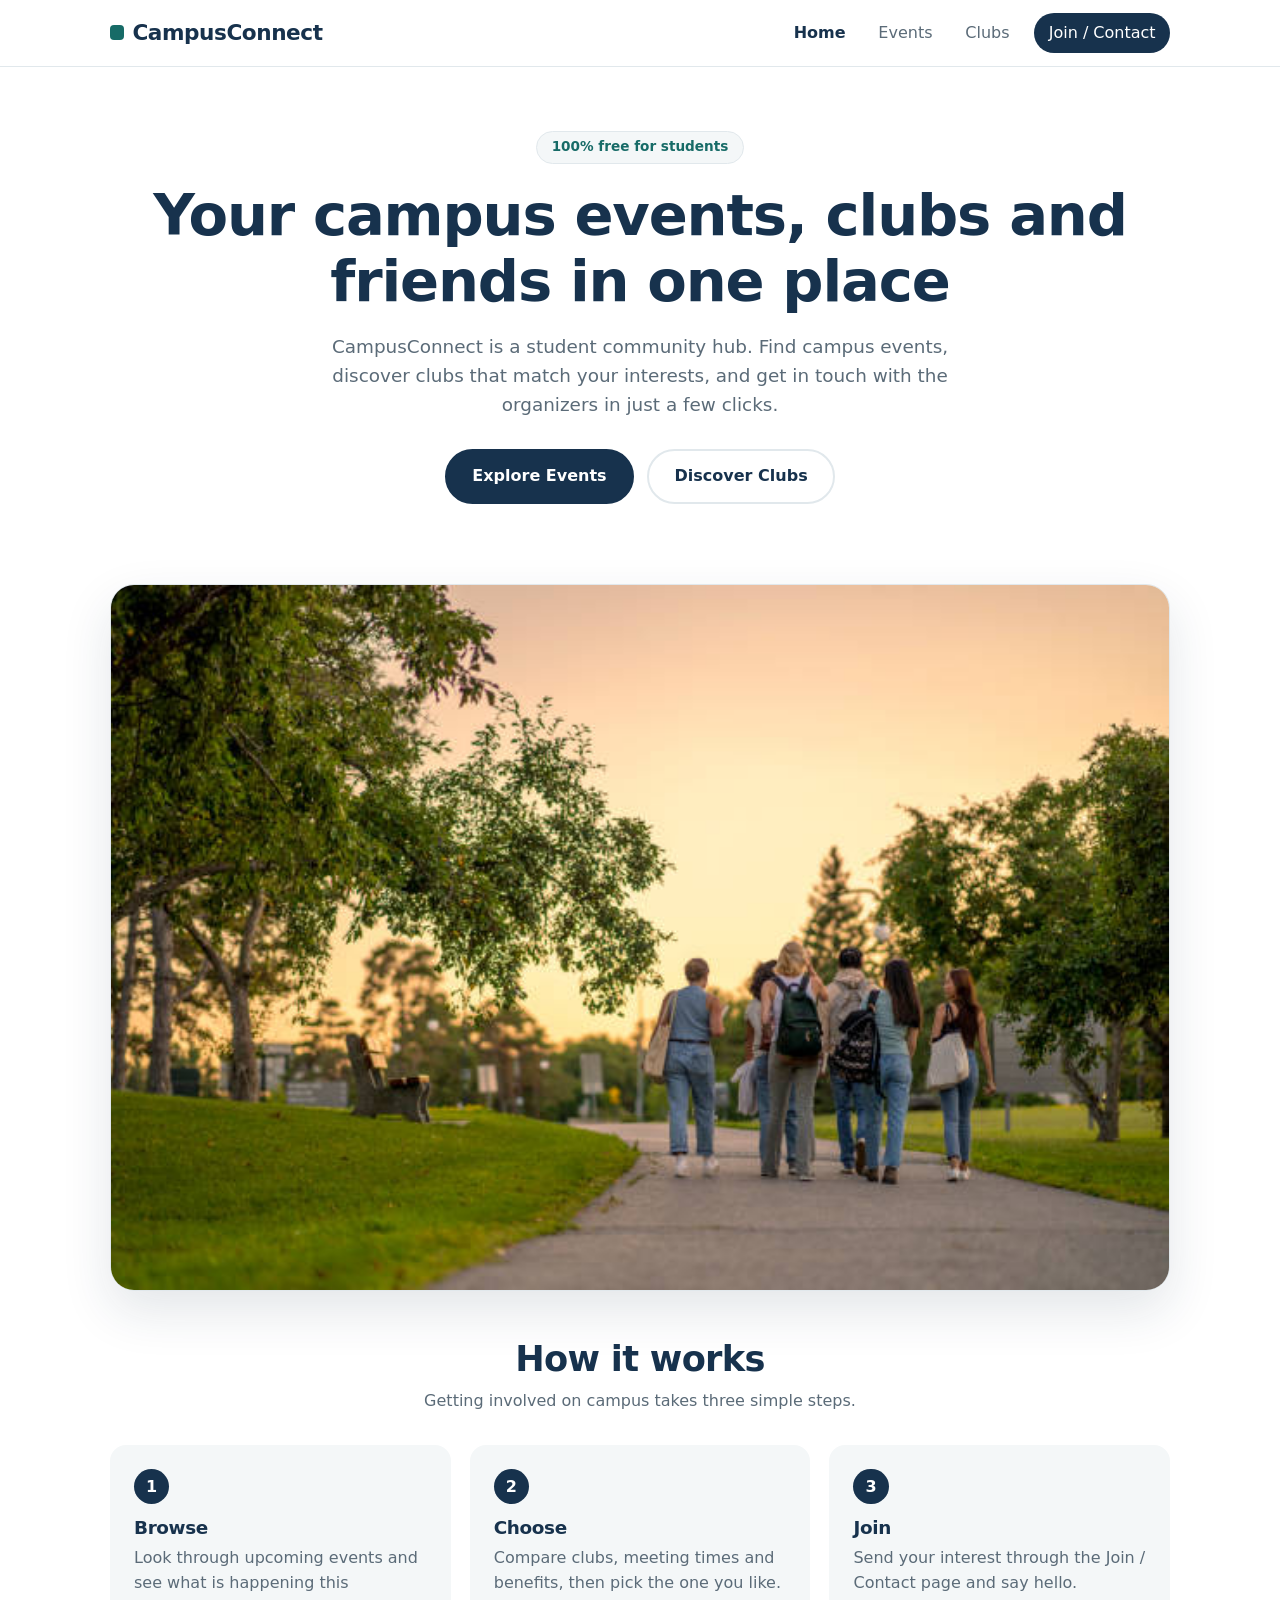
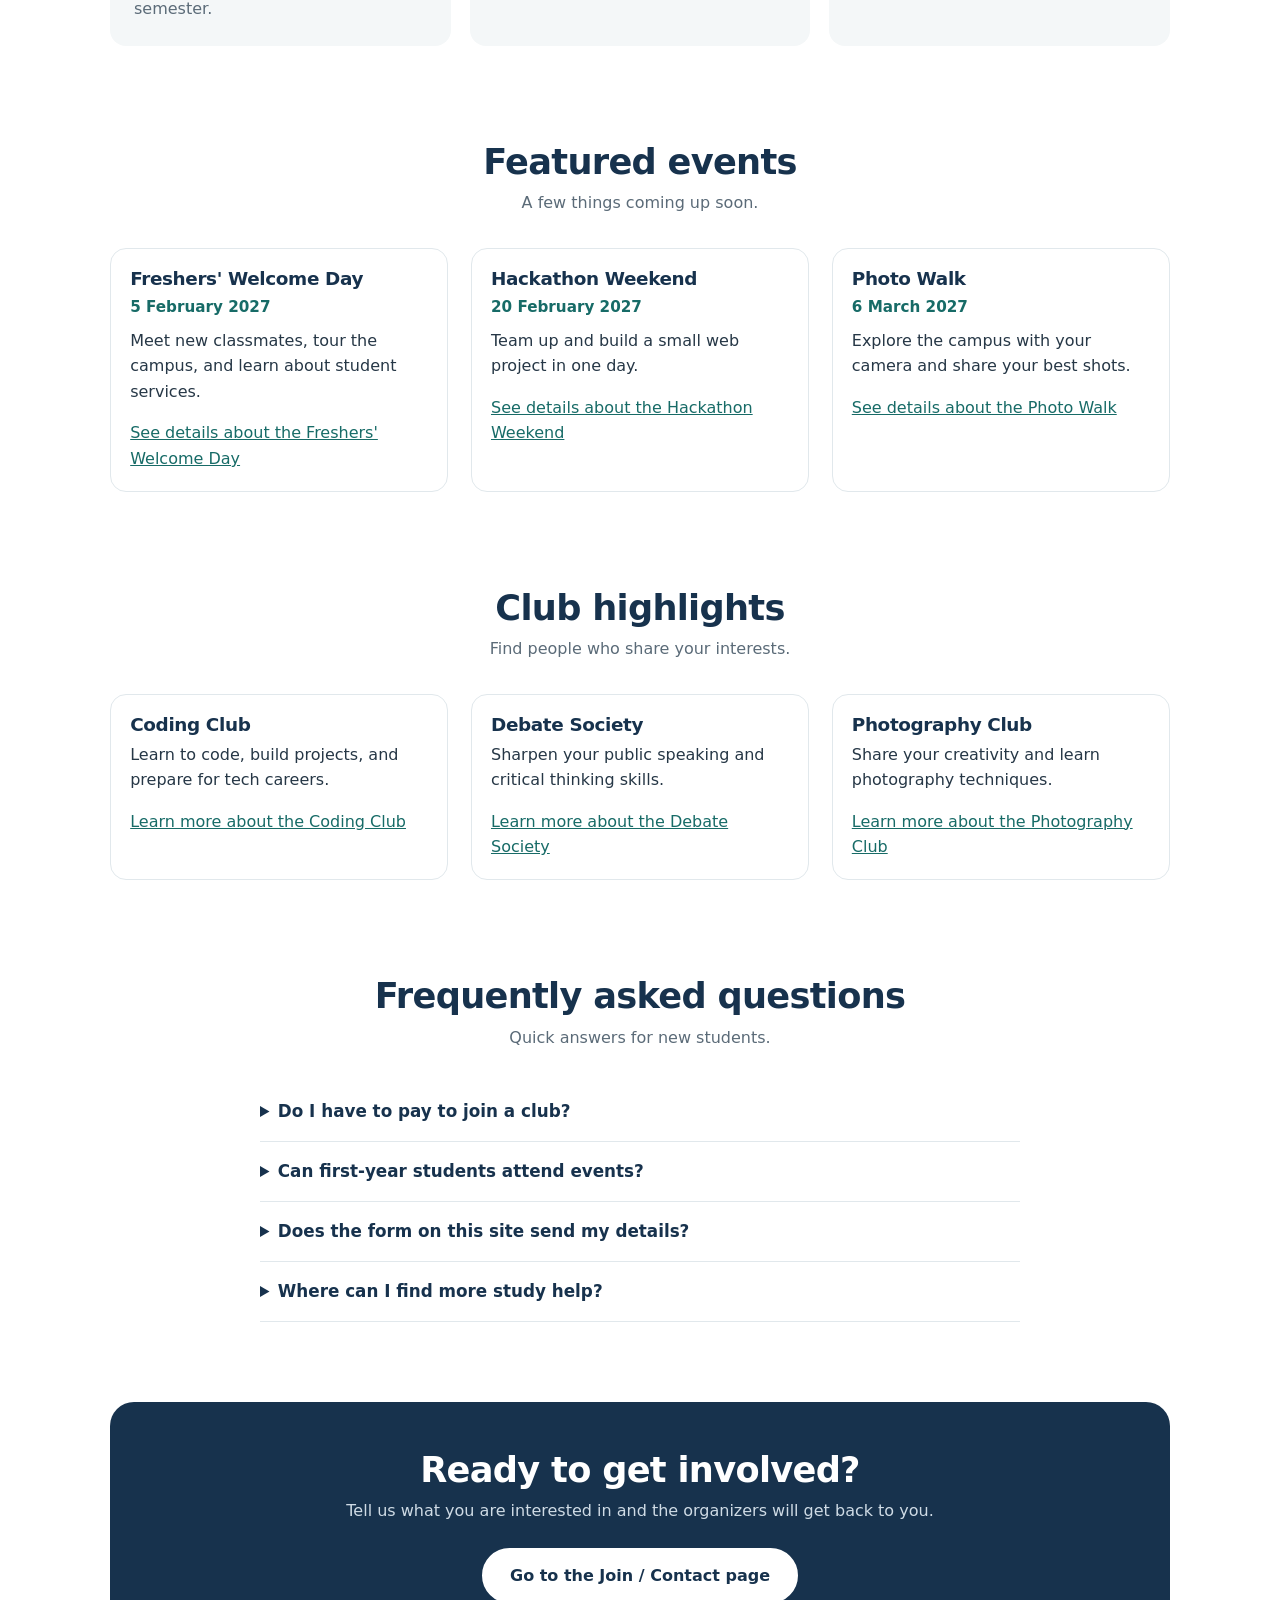
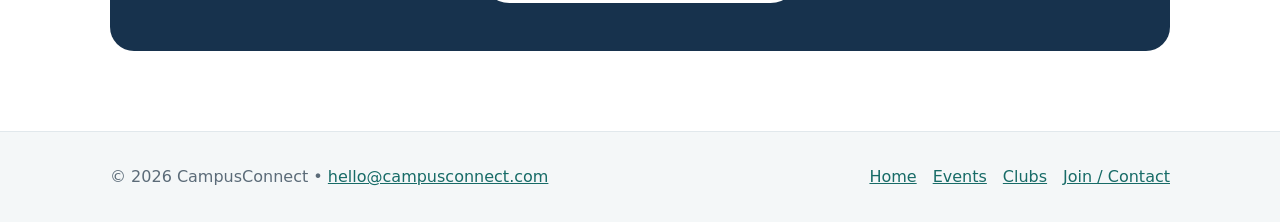
<file: index.html>
<!DOCTYPE html>
<html lang="en">
<head>
  <meta charset="UTF-8">
  <meta name="viewport" content="width=device-width, initial-scale=1.0">
  <title>CampusConnect | Home</title>
  <link rel="stylesheet" href="styles.css">
</head>
<body>
  <a class="skip-link" href="#main">Skip to main content</a>
  <header>
    <div class="header-inner container">
      <a class="site-name" href="index.html">CampusConnect</a>
      <nav aria-label="Main navigation">
        <ul>
          <li><a href="index.html" aria-current="page">Home</a></li>
          <li><a href="events.html">Events</a></li>
          <li><a href="clubs.html">Clubs</a></li>
          <li><a href="contact.html">Join / Contact</a></li>
        </ul>
      </nav>
    </div>
  </header>
  <main id="main">
    <div class="container">
      <section class="hero">
        <span class="badge">100% free for students</span>
        <h1>Your campus events, clubs and friends in one place</h1>
        <p class="lead">CampusConnect is a student community hub. Find campus events, discover clubs that match your interests, and get in touch with the organizers in just a few clicks.</p>
        <div class="hero-buttons">
  <a class="button" href="events.html">Explore Events</a>
  <a class="button button-outline" href="clubs.html">Discover Clubs</a>
</div>
      </section>
        
        <img class="hero-image" src="campus.jpg" alt="Students walking across the campus " width="1000" height="500">
      </section>

      <section>
        <h2 class="section-heading">How it works</h2>
        <p class="section-intro">Getting involved on campus takes three simple steps.</p>
        <div class="steps">
          <div class="step">
            <span class="step-number">1</span>
            <h3>Browse</h3>
            <p>Look through upcoming events and see what is happening this semester.</p>
          </div>
          <div class="step">
            <span class="step-number">2</span>
            <h3>Choose</h3>
            <p>Compare clubs, meeting times and benefits, then pick the one you like.</p>
          </div>
          <div class="step">
            <span class="step-number">3</span>
            <h3>Join</h3>
            <p>Send your interest through the Join / Contact page and say hello.</p>
          </div>
        </div>
      </section>

      <section>
        <h2 class="section-heading">Featured events</h2>
        <p class="section-intro">A few things coming up soon.</p>
        <div class="card-grid">
          <article class="card">
            <h3>Freshers' Welcome Day</h3>
            <p class="meta">5 February 2027</p>
            <p>Meet new classmates, tour the campus, and learn about student services.</p>
            <a href="events.html">See details about the Freshers' Welcome Day</a>
          </article>
          <article class="card">
            <h3>Hackathon Weekend</h3>
            <p class="meta">20 February 2027</p>
            <p>Team up and build a small web project in one day.</p>
            <a href="events.html">See details about the Hackathon Weekend</a>
          </article>
          <article class="card">
            <h3>Photo Walk</h3>
            <p class="meta">6 March 2027</p>
            <p>Explore the campus with your camera and share your best shots.</p>
            <a href="events.html">See details about the Photo Walk</a>
          </article>
        </div>
      </section>

      <section>
        <h2 class="section-heading">Club highlights</h2>
        <p class="section-intro">Find people who share your interests.</p>
        <div class="card-grid">
          <article class="card">
            <h3>Coding Club</h3>
            <p>Learn to code, build projects, and prepare for tech careers.</p>
            <a href="clubs.html">Learn more about the Coding Club</a>
          </article>
          <article class="card">
            <h3>Debate Society</h3>
            <p>Sharpen your public speaking and critical thinking skills.</p>
            <a href="clubs.html">Learn more about the Debate Society</a>
          </article>
          <article class="card">
            <h3>Photography Club</h3>
            <p>Share your creativity and learn photography techniques.</p>
            <a href="clubs.html">Learn more about the Photography Club</a>
          </article>
        </div>
      </section>

      <section>
        <h2 class="section-heading">Frequently asked questions</h2>
        <p class="section-intro">Quick answers for new students.</p>
        <div class="faq">
          <details>
            <summary>Do I have to pay to join a club?</summary>
            <p>No. All clubs listed on CampusConnect are free to join for registered students.</p>
          </details>
          <details>
            <summary>Can first-year students attend events?</summary>
            <p>Yes. Most events are open to everyone, and some are made especially for new students.</p>
          </details>
          <details>
            <summary>Does the form on this site send my details?</summary>
            <p>No. The form is a practice form only, so your information is not sent or stored.</p>
          </details>
          <details>
            <summary>Where can I find more study help?</summary>
            <p>Visit the <a href="https://www.tutorialspoint.com/html/" target="_blank" rel="noopener">TutorialsPoint HTML tutorial (opens in a new tab)</a> for free learning material.</p>
          </details>
        </div>
      </section>

      <section class="cta">
        <h2>Ready to get involved?</h2>
        <p>Tell us what you are interested in and the organizers will get back to you.</p>
        <a class="button" href="contact.html">Go to the Join / Contact page</a>
      </section>
    </div>
  </main>
  <footer>
    <div class="container footer-inner">
      <p>&copy; 2026 CampusConnect &bull; <a href="mailto:hello@campusconnect.com">hello@campusconnect.com</a></p>
      <ul>
        <li><a href="index.html">Home</a></li>
        <li><a href="events.html">Events</a></li>
        <li><a href="clubs.html">Clubs</a></li>
        <li><a href="contact.html">Join / Contact</a></li>
      </ul>
    </div>
  </footer>
</body>
</html>
</file>
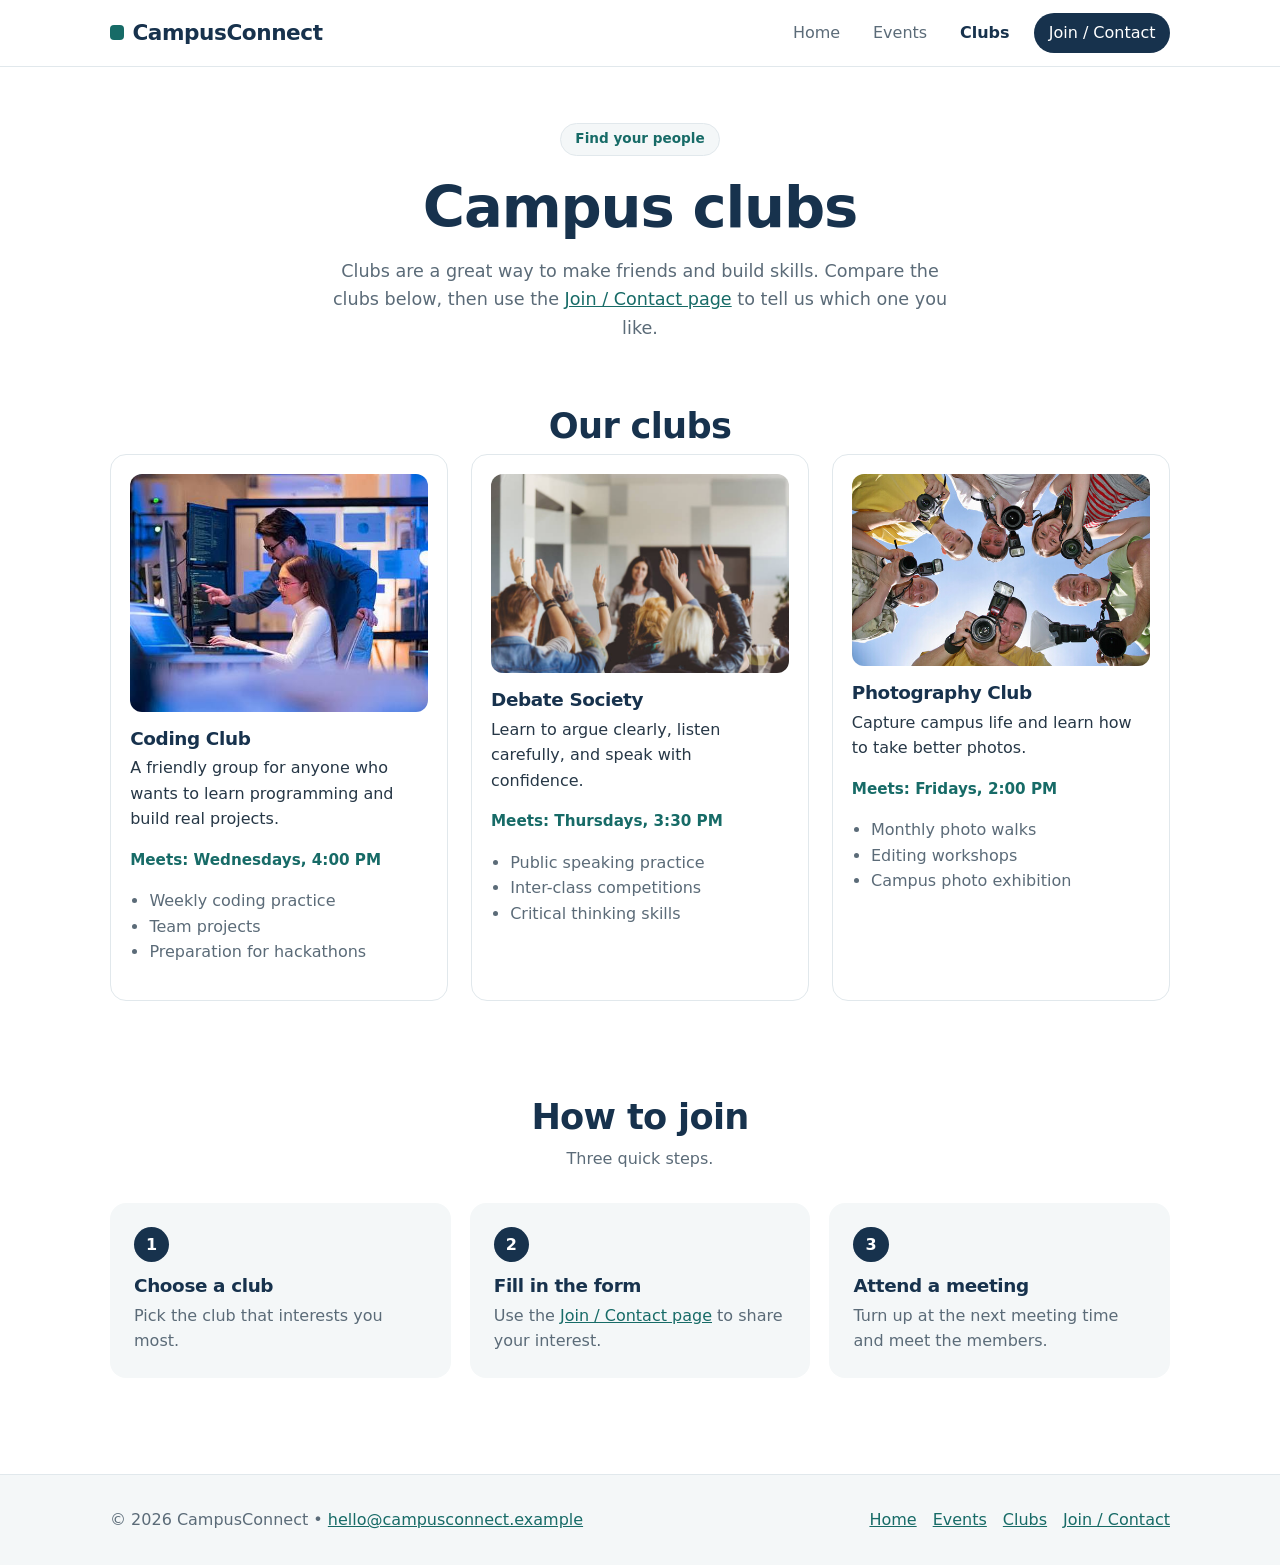
<file: clubs.html>
<!DOCTYPE html>
<html lang="en">
<head>
  <meta charset="UTF-8">
  <meta name="viewport" content="width=device-width, initial-scale=1.0">
  <title>CampusConnect | Clubs</title>
  <link rel="stylesheet" href="styles.css">
</head>
<body>
  <a class="skip-link" href="#main">Skip to main content</a>
  <header>
    <div class="header-inner container">
      <a class="site-name" href="index.html">CampusConnect</a>
      <nav aria-label="Main navigation">
        <ul>
          <li><a href="index.html">Home</a></li>
          <li><a href="events.html">Events</a></li>
          <li><a href="clubs.html" aria-current="page">Clubs</a></li>
          <li><a href="contact.html">Join / Contact</a></li>
        </ul>
      </nav>
    </div>
  </header>
  <main id="main">
    <div class="container">
      <div class="page-title">
        <span class="badge">Find your people</span>
        <h1>Campus clubs</h1>
        <p>Clubs are a great way to make friends and build skills. Compare the clubs below, then use the <a href="contact.html">Join / Contact page</a> to tell us which one you like.</p>
      </div>

      <section>
        <h2 class="section-heading">Our clubs</h2>
        <div class="card-grid">
          <article class="card">
            <img src="club-1.jpg" alt="Members of the Coding Club working on laptops" width="600" height="400">
            <h3>Coding Club</h3>
            <p>A friendly group for anyone who wants to learn programming and build real projects.</p>
            <p class="meta">Meets: Wednesdays, 4:00 PM</p>
            <ul><li>Weekly coding practice</li><li>Team projects</li><li>Preparation for hackathons</li></ul>
          </article>
          <article class="card">
            <img src="club-2.jpg" alt="Debate Society members during a debate" width="600" height="400">
            <h3>Debate Society</h3>
            <p>Learn to argue clearly, listen carefully, and speak with confidence.</p>
            <p class="meta">Meets: Thursdays, 3:30 PM</p>
            <ul><li>Public speaking practice</li><li>Inter-class competitions</li><li>Critical thinking skills</li></ul>
          </article>
          <article class="card">
            <img src="club-3.jpg" alt="Photography Club members with cameras" width="600" height="400">
            <h3>Photography Club</h3>
            <p>Capture campus life and learn how to take better photos.</p>
            <p class="meta">Meets: Fridays, 2:00 PM</p>
            <ul><li>Monthly photo walks</li><li>Editing workshops</li><li>Campus photo exhibition</li></ul>
          </article>
        </div>
      </section>

      <section>
        <h2 class="section-heading">How to join</h2>
        <p class="section-intro">Three quick steps.</p>
        <div class="steps">
          <div class="step"><span class="step-number">1</span><h3>Choose a club</h3><p>Pick the club that interests you most.</p></div>
          <div class="step"><span class="step-number">2</span><h3>Fill in the form</h3><p>Use the <a href="contact.html">Join / Contact page</a> to share your interest.</p></div>
          <div class="step"><span class="step-number">3</span><h3>Attend a meeting</h3><p>Turn up at the next meeting time and meet the members.</p></div>
        </div>
      </section>
    </div>
  </main>
  <footer>
    <div class="container footer-inner">
      <p>&copy; 2026 CampusConnect &bull; <a href="mailto:hello@campusconnect.example">hello@campusconnect.example</a></p>
      <ul>
        <li><a href="index.html">Home</a></li>
        <li><a href="events.html">Events</a></li>
        <li><a href="clubs.html">Clubs</a></li>
        <li><a href="contact.html">Join / Contact</a></li>
      </ul>
    </div>
  </footer>
</body>
</html>
</file>
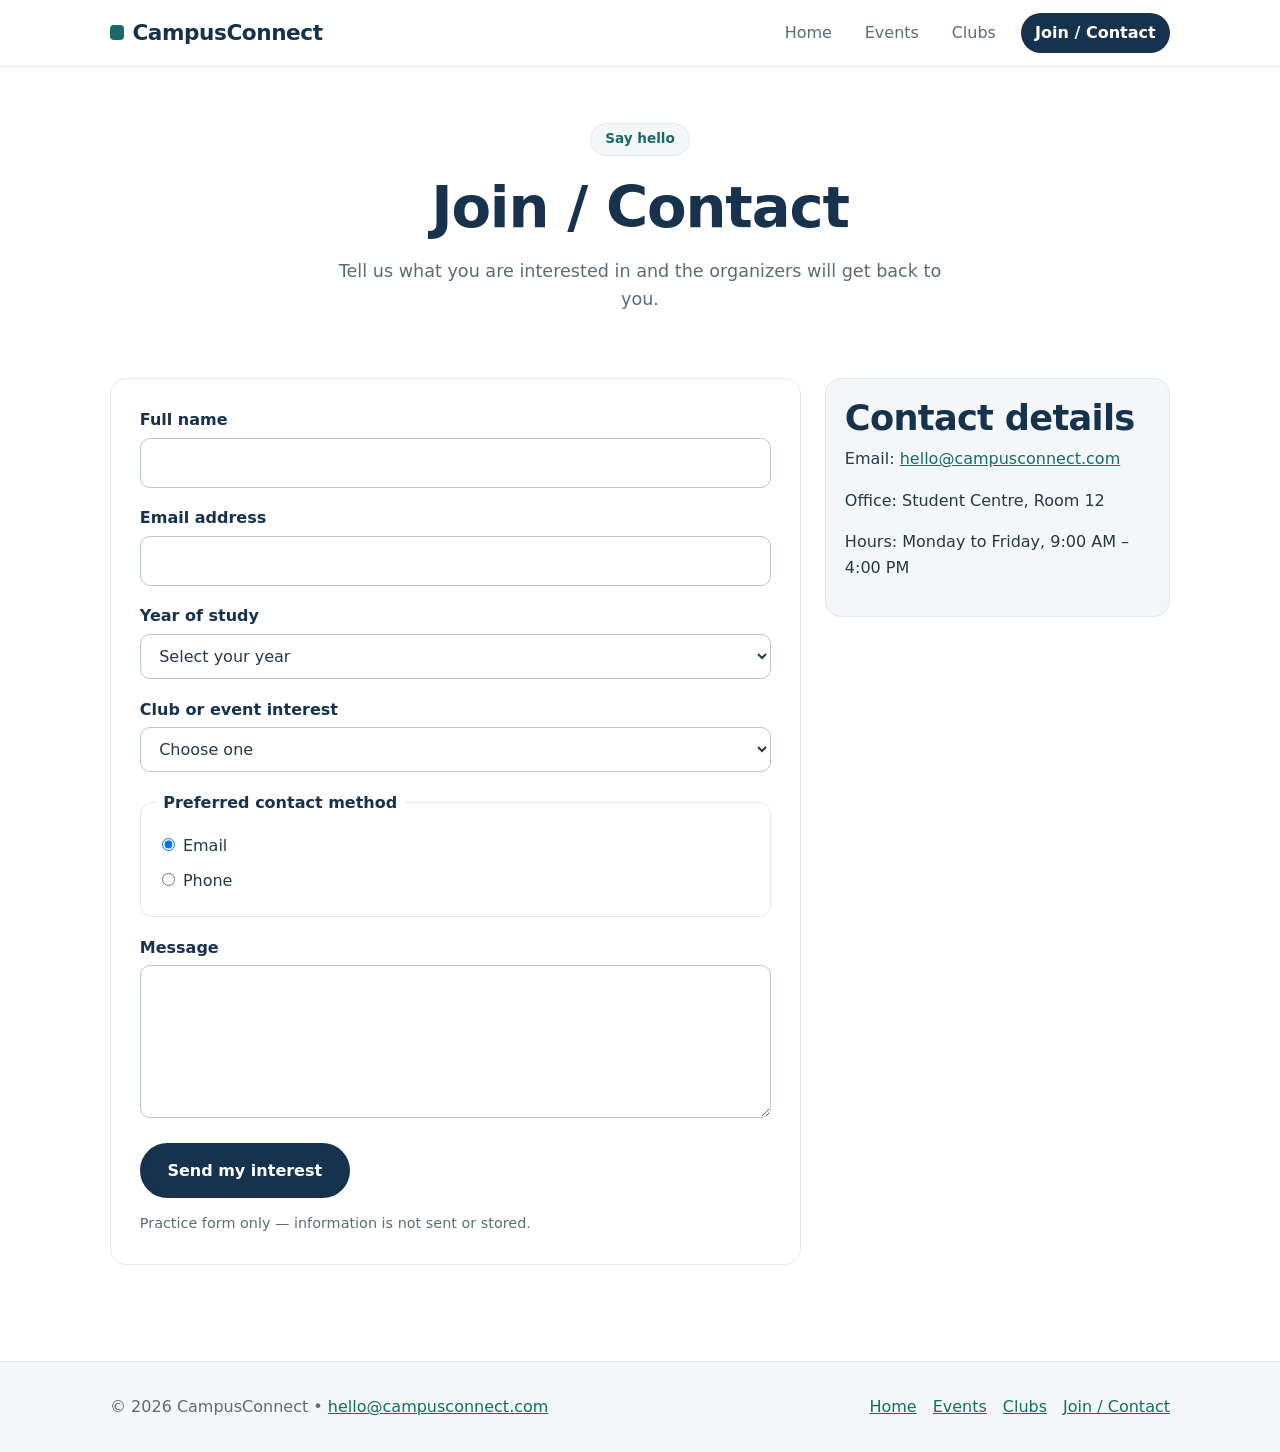
<file: contact.html>
<!DOCTYPE html>
<html lang="en">
<head>
  <meta charset="UTF-8">
  <meta name="viewport" content="width=device-width, initial-scale=1.0">
  <title>CampusConnect | Join / Contact</title>
  <link rel="stylesheet" href="styles.css">
</head>
<body>
  <a class="skip-link" href="#main">Skip to main content</a>
  <header>
    <div class="header-inner container">
      <a class="site-name" href="index.html">CampusConnect</a>
      <nav aria-label="Main navigation">
        <ul>
          <li><a href="index.html">Home</a></li>
          <li><a href="events.html">Events</a></li>
          <li><a href="clubs.html">Clubs</a></li>
          <li><a href="contact.html" aria-current="page">Join / Contact</a></li>
        </ul>
      </nav>
    </div>
  </header>
  <main id="main">
    <div class="container">
      <div class="page-title">
        <span class="badge">Say hello</span>
        <h1>Join / Contact</h1>
        <p>Tell us what you are interested in and the organizers will get back to you.</p>
      </div>

      <section>
        <div class="contact-layout">
          <form action="#" method="post">
            <div class="form-group">
              <p>
              <label for="fullname">Full name</label>
              <input type="text" id="fullname" name="fullname" required>
              </p>
            </div>

            <div class="form-group">
              <p>
              <label for="email">Email address</label>
              <input type="email" id="email" name="email" required>
              </p>
            </div>

            <div class="form-group">
              <p>
              <label for="year">Year of study</label>
              <select id="year" name="year">
                <option value="">Select your year</option>
                <option value="1">Year 1</option>
                <option value="2">Year 2</option>
                <option value="3">Year 3</option>
                <option value="4">Year 4</option>
              </select>
              </p>
            </div>

            <div class="form-group">
              <p>
              <label for="interest">Club or event interest</label>
              <select id="interest" name="interest">
                <option value="">Choose one</option>
                <option value="coding">Coding Club</option>
                <option value="debate">Debate Society</option>
                <option value="photo">Photography Club</option>
                <option value="events">Campus events</option>
              </select>
              </p>
            </div>

            <fieldset>
              <legend>Preferred contact method</legend>
              <p>
              <label for="contact-email"><input type="radio" id="contact-email" name="contact" value="email" checked> Email</label>
              </p>
              <p>
              <label for="contact-phone"><input type="radio" id="contact-phone" name="contact" value="phone"> Phone</label>
              </p>
            </fieldset>

            <div class="form-group">
              <p>
              <label for="message">Message</label>
              <textarea id="message" name="message" rows="5"></textarea>
              </p>
            </div>

            <button class="button" type="submit">Send my interest</button>
            <p class="form-note">Practice form only &mdash; information is not sent or stored.</p>
          </form>

          <aside class="card">
            <h2>Contact details</h2>
            <p>Email: <a href="mailto:hello@campusconnect.com">hello@campusconnect.com</a></p>
            <p>Office: Student Centre, Room 12</p>
            <p>Hours: Monday to Friday, 9:00 AM &ndash; 4:00 PM</p>
          </aside>
        </div>
      </section>
    </div>
  </main>
  <footer>
    <div class="container footer-inner">
      <p>&copy; 2026 CampusConnect &bull; <a href="mailto:hello@campusconnect.com">hello@campusconnect.com</a></p>
      <ul>
        <li><a href="index.html">Home</a></li>
        <li><a href="events.html">Events</a></li>
        <li><a href="clubs.html">Clubs</a></li>
        <li><a href="contact.html">Join / Contact</a></li>
      </ul>
    </div>
  </footer>
</body>
</html>
</file>
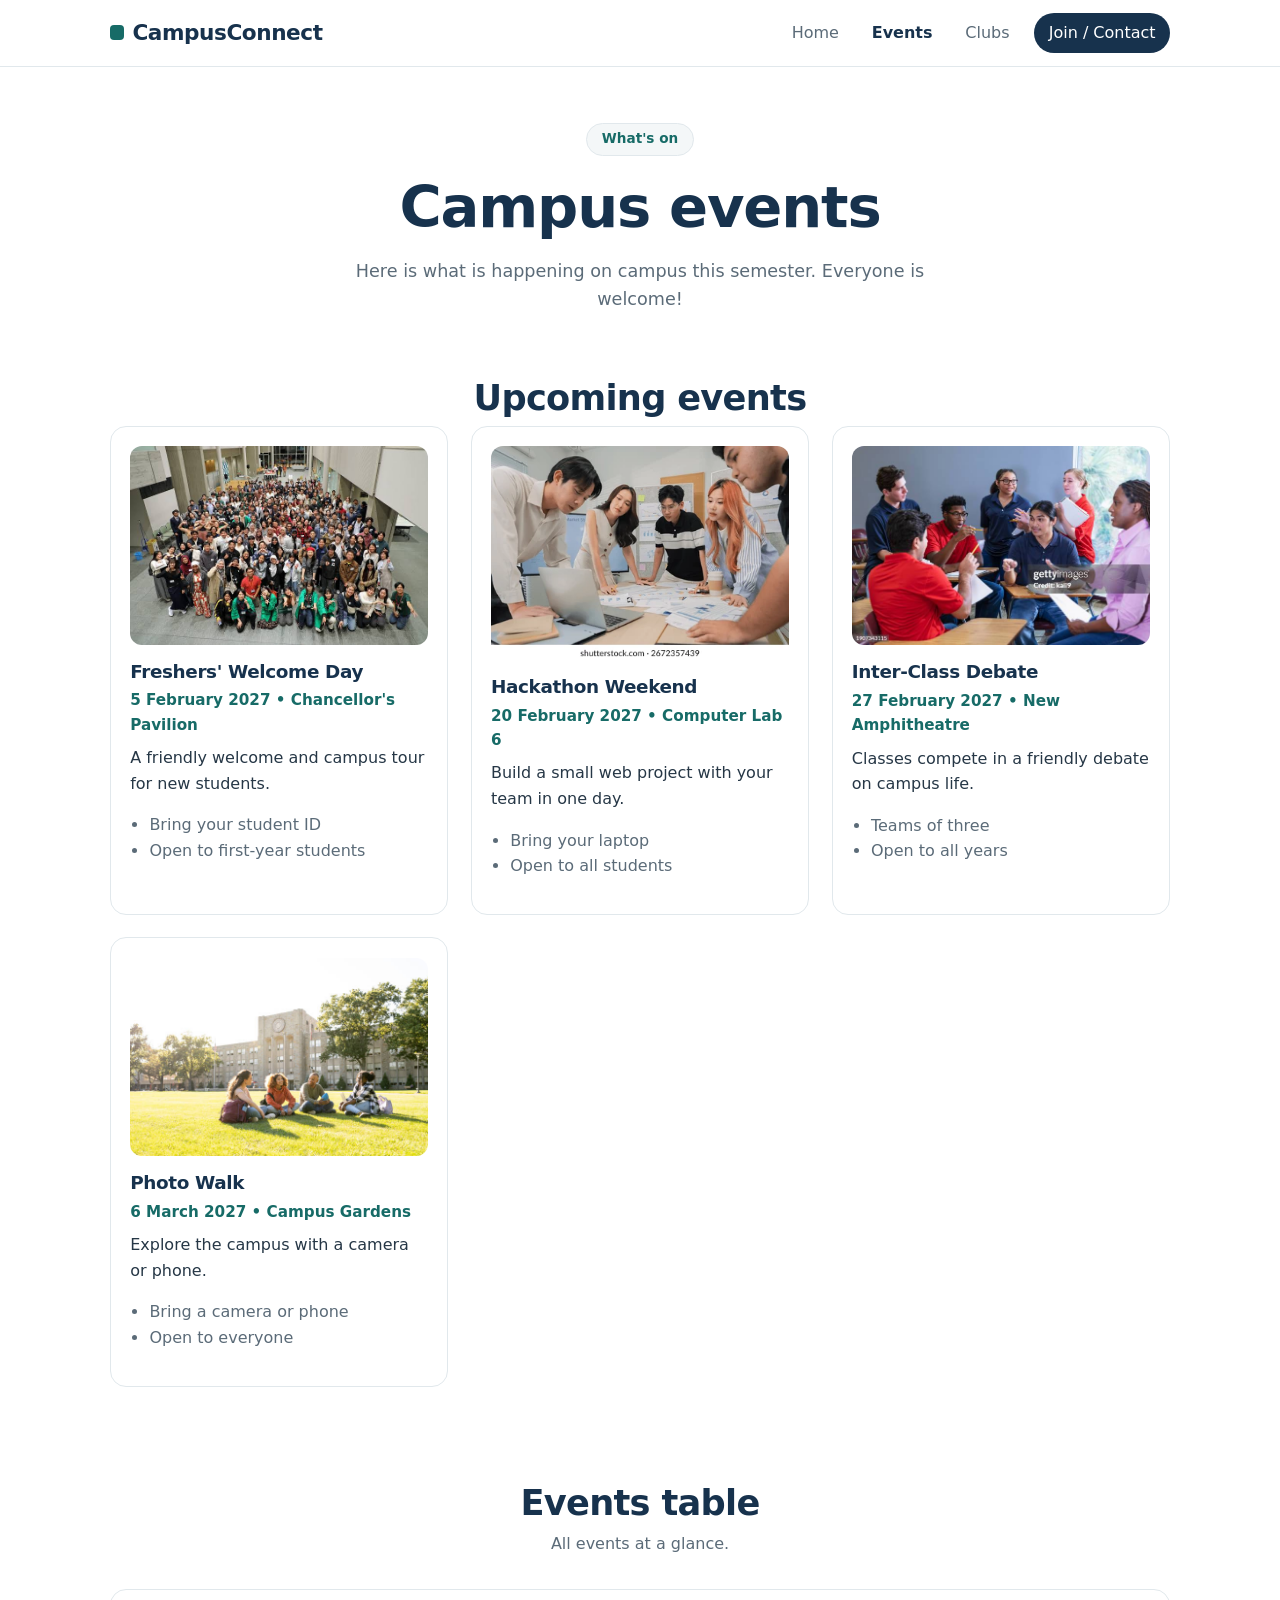
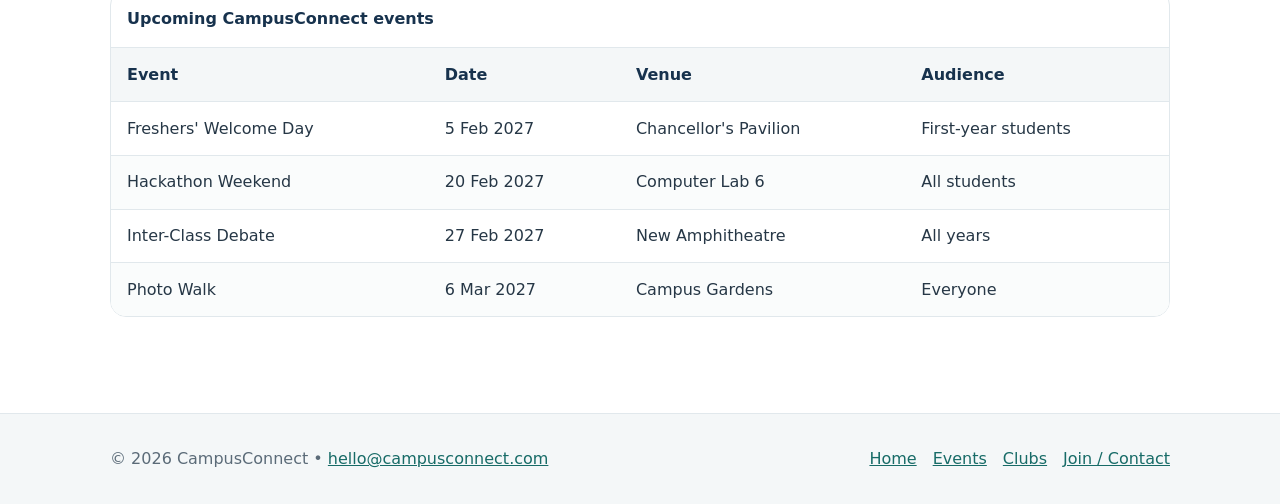
<file: events.html>
<!DOCTYPE html>
<html lang="en">
<head>
  <meta charset="UTF-8">
  <meta name="viewport" content="width=device-width, initial-scale=1.0">
  <title>CampusConnect | Events</title>
  <link rel="stylesheet" href="styles.css">
</head>
<body>
  <a class="skip-link" href="#main">Skip to main content</a>
  <header>
    <div class="header-inner container">
      <a class="site-name" href="index.html">CampusConnect</a>
      <nav aria-label="Main navigation">
        <ul>
          <li><a href="index.html">Home</a></li>
          <li><a href="events.html" aria-current="page">Events</a></li>
          <li><a href="clubs.html">Clubs</a></li>
          <li><a href="contact.html">Join / Contact</a></li>
        </ul>
      </nav>
    </div>
  </header>
  <main id="main">
    <div class="container">
      <div class="page-title">
        <span class="badge">What's on</span>
        <h1>Campus events</h1>
        <p>Here is what is happening on campus this semester. Everyone is welcome!</p>
      </div>

      <section>
        <h2 class="section-heading">Upcoming events</h2>
        <div class="card-grid">
          <article class="card">
            <img src="event-1.jpg" alt="Students gathered at the Freshers' Welcome Day" width="600" height="400">
            <h3>Freshers' Welcome Day</h3>
            <p class="meta">5 February 2027 &bull; Chancellor's Pavilion</p>
            <p>A friendly welcome and campus tour for new students.</p>
            <ul><li>Bring your student ID</li><li>Open to first-year students</li></ul>
          </article>
          <article class="card">
            <img src="event-2.jpg" alt="Students coding together at a hackathon" width="600" height="400">
            <h3>Hackathon Weekend</h3>
            <p class="meta">20 February 2027 &bull; Computer Lab 6</p>
            <p>Build a small web project with your team in one day.</p>
            <ul><li>Bring your laptop</li><li>Open to all students</li></ul>
          </article>
          <article class="card">
            <img src="event-3.jpg" alt="A student speaking at a debate event" width="600" height="400">
            <h3>Inter-Class Debate</h3>
            <p class="meta">27 February 2027 &bull; New Amphitheatre</p>
            <p>Classes compete in a friendly debate on campus life.</p>
            <ul><li>Teams of three</li><li>Open to all years</li></ul>
          </article>
          <article class="card">
            <img src="event-4.jpg" alt="Students taking photographs outdoors" width="600" height="400">
            <h3>Photo Walk</h3>
            <p class="meta">6 March 2027 &bull; Campus Gardens</p>
            <p>Explore the campus with a camera or phone.</p>
            <ul><li>Bring a camera or phone</li><li>Open to everyone</li></ul>
          </article>
        </div>
      </section>

      <section>
        <h2 class="section-heading">Events table</h2>
        <p class="section-intro">All events at a glance.</p>
        <div class="table-wrap">
          <table>
            <caption>Upcoming CampusConnect events</caption>
            <thead>
              <tr><th scope="col">Event</th><th scope="col">Date</th><th scope="col">Venue</th><th scope="col">Audience</th></tr>
            </thead>
            <tbody>
  <tr><td>Freshers' Welcome Day</td><td>5 Feb 2027</td><td>Chancellor's Pavilion</td><td>First-year students</td></tr>
  <tr><td>Hackathon Weekend</td><td>20 Feb 2027</td><td>Computer Lab 6</td><td>All students</td></tr>
  <tr><td>Inter-Class Debate</td><td>27 Feb 2027</td><td>New Amphitheatre</td><td>All years</td></tr>
  <tr><td>Photo Walk</td><td>6 Mar 2027</td><td>Campus Gardens</td><td>Everyone</td></tr>
</tbody>
          </table>
        </div>
      </section>
    </div>
  </main>
  <footer>
    <div class="container footer-inner">
      <p>&copy; 2026 CampusConnect &bull; <a href="mailto:hello@campusconnect.com">hello@campusconnect.com</a></p>
      <ul>
        <li><a href="index.html">Home</a></li>
        <li><a href="events.html">Events</a></li>
        <li><a href="clubs.html">Clubs</a></li>
        <li><a href="contact.html">Join / Contact</a></li>
      </ul>
    </div>
  </footer>
</body>
</html>
</file>
<file: styles.css>
/* ===== Step A: design basics ===== */
:root {
  --color-primary: #17324d;
  --color-accent: #176b67;
  --color-background: #ffffff;
  --color-surface: #f4f7f8;
  --color-text: #263746;
  --color-muted: #5b6b78;
  --color-border: #e1e8ec;
  --color-white: #ffffff;
  --content-width: 1100px;
  --radius: 16px;
}

*, *::before, *::after { box-sizing: border-box; }
html { scroll-behavior: smooth; }

body {
  margin: 0;
  font-family: "Segoe UI", system-ui, Arial, Helvetica, sans-serif;
  line-height: 1.6;
  color: var(--color-text);
  background: var(--color-background);
}

h1, h2, h3 { color: var(--color-primary); line-height: 1.15; letter-spacing: -0.02em; }
h1 { font-size: clamp(2.2rem, 5vw, 3.6rem); margin: 0 0 1rem; }
h2 { font-size: clamp(1.6rem, 3vw, 2.2rem); margin: 0 0 0.5rem; }
h3 { font-size: 1.15rem; margin: 0 0 0.4rem; }

img { max-width: 100%; height: auto; display: block; }
a { color: var(--color-accent); }

.container { width: 100%; max-width: var(--content-width); margin: 0 auto; padding: 0 1.25rem; }

/* ===== Step B: shared elements ===== */
.skip-link {
  position: absolute; left: -999px;
  background: var(--color-primary); color: var(--color-white);
  padding: 0.6rem 1rem; border-radius: 0 0 8px 0;
}
.skip-link:focus { left: 0; top: 0; z-index: 20; }

header {
  position: sticky; top: 0; z-index: 10;
  background: rgba(255, 255, 255, 0.92);
  backdrop-filter: blur(8px);
  border-bottom: 1px solid var(--color-border);
}
.header-inner { display: flex; justify-content: space-between; align-items: center; flex-wrap: wrap; gap: 0.5rem; padding: 0.8rem 1.25rem; }
.site-name { font-size: 1.35rem; font-weight: 700; color: var(--color-primary); text-decoration: none; letter-spacing: -0.02em; }
.site-name::before { content: ""; display: inline-block; width: 0.9rem; height: 0.9rem; margin-right: 0.5rem; border-radius: 4px; background: var(--color-accent); }

nav > ul { display: flex; flex-wrap: wrap; align-items: center; gap: 0.25rem; list-style: none; margin: 0; padding: 0; }
nav a { display: inline-block; color: var(--color-muted); text-decoration: none; padding: 0.45rem 0.9rem; border-radius: 999px; font-weight: 500; }
nav a:hover { color: var(--color-primary); background: var(--color-surface); }
nav a[aria-current="page"] { color: var(--color-primary); font-weight: 700; }
nav li:last-child a { background: var(--color-primary); color: var(--color-white); margin-left: 0.4rem; }
nav li:last-child a:hover { background: var(--color-accent); }

a:focus-visible, button:focus-visible, input:focus-visible, select:focus-visible, textarea:focus-visible, summary:focus-visible {
  outline: 3px solid #f2b705; outline-offset: 2px;
}

main { padding: 0 0 3rem; }
section { padding: 3rem 0; }

.section-heading { text-align: center; }
.section-intro { text-align: center; color: var(--color-muted); max-width: 600px; margin: 0 auto 2rem; }

.badge {
  display: inline-block; padding: 0.3rem 0.9rem; margin-bottom: 1.2rem;
  border: 1px solid var(--color-border); border-radius: 999px;
  background: var(--color-surface); color: var(--color-accent);
  font-size: 0.85rem; font-weight: 600;
}

.button {
  display: inline-block; background: var(--color-primary); color: var(--color-white);
  padding: 0.8rem 1.6rem; border: 2px solid var(--color-primary); border-radius: 999px;
  text-decoration: none; font: inherit; font-weight: 600; cursor: pointer;
  transition: background 0.2s, border-color 0.2s;
}
.button:hover { background: var(--color-accent); border-color: var(--color-accent); }
.button-outline { background: var(--color-white); color: var(--color-primary); border-color: var(--color-border); }
.button-outline:hover { background: var(--color-surface); color: var(--color-primary); border-color: var(--color-primary); }

footer { background: var(--color-surface); border-top: 1px solid var(--color-border); padding: 2rem 0; color: var(--color-muted); }
.footer-inner { display: flex; justify-content: space-between; align-items: center; flex-wrap: wrap; gap: 1rem; }
footer ul { display: flex; gap: 1rem; list-style: none; margin: 0; padding: 0; flex-wrap: wrap; }
footer p { margin: 0; }

/* ===== Hero ===== */
.hero { text-align: center; padding: 4rem 0 2rem; }
.hero p.lead { max-width: 640px; margin: 0 auto 1.8rem; font-size: 1.15rem; color: var(--color-muted); }
.hero-buttons { display: flex; justify-content: center; flex-wrap: wrap; gap: 0.8rem; }
.hero-image { margin-top: 3rem; border-radius: 24px; border: 1px solid var(--color-border); box-shadow: 0 20px 50px rgba(23, 50, 77, 0.12); width: 100%; }

/* added for your HTML: <p> tags inside the hero buttons and form */
.hero-buttons p { margin: 0; }
.hero-buttons p:empty { display: none; }
.form-group p { margin: 0; }
fieldset p { margin: 0.3rem 0; }

.page-title { text-align: center; padding: 3.5rem 0 1rem; }
.page-title p { max-width: 620px; margin: 0 auto; color: var(--color-muted); font-size: 1.1rem; }

/* ===== Steps ===== */
.steps { display: grid; grid-template-columns: repeat(3, 1fr); gap: 1.2rem; }
.step { background: var(--color-surface); border-radius: var(--radius); padding: 1.5rem; }
.step-number {
  display: inline-flex; align-items: center; justify-content: center;
  width: 2.2rem; height: 2.2rem; margin-bottom: 0.8rem; border-radius: 50%;
  background: var(--color-primary); color: var(--color-white); font-weight: 700;
}
.step p { margin: 0; color: var(--color-muted); }

/* ===== Step C: cards with CSS Grid ===== */
.card-grid { display: grid; grid-template-columns: repeat(auto-fit, minmax(250px, 1fr)); gap: 1.4rem; }
.card {
  background: var(--color-white); border: 1px solid var(--color-border);
  border-radius: var(--radius); padding: 1.2rem;
  transition: transform 0.2s, box-shadow 0.2s;
}
.card:hover { transform: translateY(-4px); box-shadow: 0 14px 30px rgba(23, 50, 77, 0.1); }
.card img { border-radius: 12px; margin-bottom: 1rem; width: 100%; }
.card h3 { margin-top: 0; }
.card .meta { font-weight: 600; color: var(--color-accent); margin: 0 0 0.5rem; font-size: 0.95rem; }
.card ul { padding-left: 1.2rem; color: var(--color-muted); }
.card p { margin-top: 0; }

/* ===== Table ===== */
.table-wrap { overflow-x: auto; border: 1px solid var(--color-border); border-radius: var(--radius); }
table { width: 100%; border-collapse: collapse; background: var(--color-white); }
caption { text-align: left; font-weight: 700; padding: 1rem; color: var(--color-primary); }
th, td { padding: 0.85rem 1rem; text-align: left; border-top: 1px solid var(--color-border); }
thead th { background: var(--color-surface); color: var(--color-primary); }
tbody tr:nth-child(even) { background: #fafcfc; }
tbody tr:hover { background: var(--color-surface); }

/* ===== FAQ ===== */
.faq { max-width: 760px; margin: 0 auto; }
details { border-bottom: 1px solid var(--color-border); padding: 1rem 0; }
summary { cursor: pointer; font-weight: 600; font-size: 1.05rem; color: var(--color-primary); }
details p { margin: 0.7rem 0 0; color: var(--color-muted); }

/* ===== Call-to-action band ===== */
.cta { background: var(--color-primary); border-radius: 24px; text-align: center; padding: 3rem 1.5rem; margin: 2rem 0; }
.cta h2 { color: var(--color-white); }
.cta p { color: #cfdbe5; margin: 0 0 1.5rem; }
.cta .button { background: var(--color-white); color: var(--color-primary); border-color: var(--color-white); }
.cta .button:hover { background: var(--color-surface); }

/* ===== Form ===== */
.contact-layout { display: grid; grid-template-columns: 2fr 1fr; gap: 1.5rem; align-items: start; }
form { background: var(--color-white); border: 1px solid var(--color-border); border-radius: var(--radius); padding: 1.8rem; }
.form-group { margin-bottom: 1.1rem; }
label { display: block; font-weight: 600; margin-bottom: 0.3rem; color: var(--color-primary); }
input[type="text"], input[type="email"], select, textarea {
  width: 100%; padding: 0.7rem 0.9rem; font: inherit; color: var(--color-text);
  border: 1px solid #b9c6cf; border-radius: 10px; background: var(--color-white);
}
fieldset { border: 1px solid var(--color-border); border-radius: 12px; margin: 0 0 1.1rem; padding: 0.8rem 1rem; }
legend { font-weight: 600; padding: 0 0.4rem; color: var(--color-primary); }
fieldset label { display: inline-block; font-weight: 400; margin-right: 1.2rem; color: var(--color-text); }
.form-note { font-size: 0.9rem; color: var(--color-muted); margin: 0.9rem 0 0; }
aside.card { background: var(--color-surface); }

/* ===== Step D: responsive ===== */
@media (max-width: 768px) {
  .steps, .contact-layout { grid-template-columns: 1fr; }
  .hero { padding-top: 2.5rem; }
  .header-inner { flex-direction: column; align-items: flex-start; }
  section { padding: 2rem 0; }
}
@media (max-width: 480px) {
  .card-grid { grid-template-columns: 1fr; }
  nav a { padding: 0.4rem 0.65rem; font-size: 0.95rem; }
  .footer-inner { flex-direction: column; align-items: flex-start; }
}
</file>
